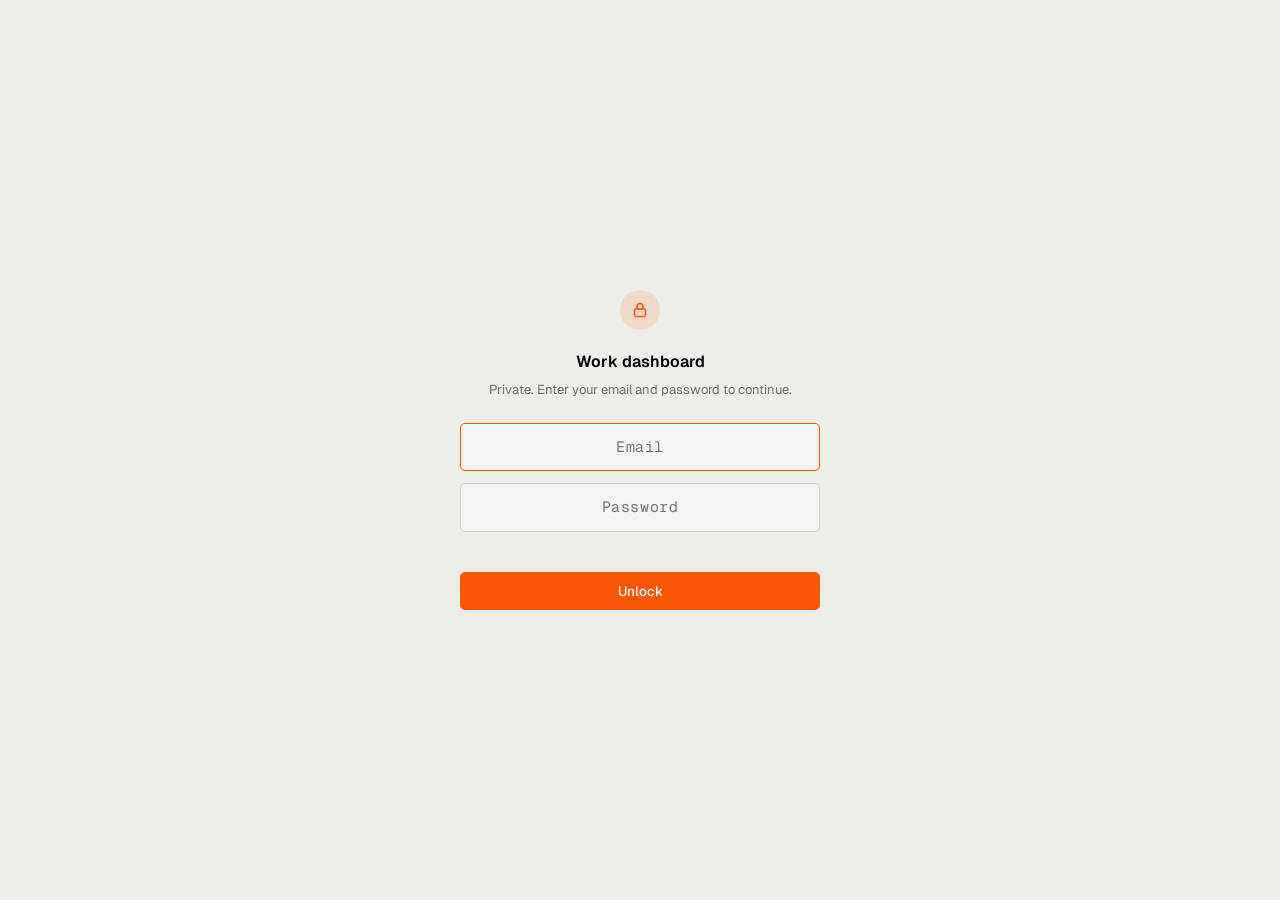
<file: admin.html>
<!doctype html>
<html lang="en">
<head>
<meta charset="utf-8">
<meta name="viewport" content="width=device-width, initial-scale=1">
<meta name="robots" content="noindex, nofollow">
<title>Work — Anmol Chandiok</title>
<link rel="preconnect" href="https://fonts.googleapis.com">
<link rel="preconnect" href="https://fonts.gstatic.com" crossorigin>
<link href="https://fonts.googleapis.com/css2?family=Geist:wght@400;500;600&family=Geist+Mono:wght@400;500&display=swap" rel="stylesheet">
<style>
  /* Same palette, type and accent as the live site, so moving between the
     two doesn't feel like moving between two different products. Light is
     the default; dark follows the system, exactly as index.html does. */
  :root{
    --bg:#EDEDEA; --panel:#F4F4F2; --panel-2:#E1E1DD; --sunk:#E4E4E0;
    --line:#D0D0CB; --line-hi:#B4B4AE;
    --text:#000000; --dim:#6E6E6A; --faint:#94948F;
    --accent:#FB5607; --accent-soft:rgba(251,86,7,.14);
    --live:#0E8A55; --warn:#9A6200; --bad:#C4342B;
    --r:5px;
    --mono:"Geist Mono",ui-monospace,SFMono-Regular,Menlo,monospace;
    --ease:cubic-bezier(.65,0,.35,1);
  }
  @media (prefers-color-scheme: dark){
    :root{
      --bg:#101010; --panel:#1B1B1A; --panel-2:#232322; --sunk:#0C0C0C;
      --line:#2B2B2A; --line-hi:#3C3C3A;
      --text:#F1F1EE; --dim:#9A9A95; --faint:#6E6E6A;
      --accent-soft:rgba(251,86,7,.16);
      --live:#3DDC97; --warn:#FFB454; --bad:#FF6B6B;
    }
  }
  *{box-sizing:border-box}
  html,body{height:100%}
  body{
    margin:0; background:var(--bg); color:var(--text);
    font:400 14px/1.5 Geist,ui-sans-serif,system-ui,-apple-system,sans-serif;
    -webkit-font-smoothing:antialiased;
  }
  button,input,select,textarea{font:inherit;color:inherit}
  button{cursor:pointer}
  a{color:var(--accent)}

  /* ---- shell ---- */
  .shell{display:flex;flex-direction:column;min-height:100vh}

  .top{
    display:flex;align-items:center;gap:14px;
    padding:12px 18px;border-bottom:1px solid var(--line);
    background:var(--panel);position:sticky;top:0;z-index:20;
  }
  .brand{display:flex;align-items:center;gap:9px;font-weight:600;letter-spacing:-.01em}
  .dot{width:8px;height:8px;border-radius:50%;background:var(--accent);flex:none}
  .brand small{color:var(--faint);font-weight:400;font-size:12px;margin-left:2px}
  .spacer{flex:1}

  .pill{
    display:flex;align-items:center;gap:8px;
    background:var(--panel-2);border:1px solid var(--line);border-radius:999px;
    padding:6px 13px;font-size:12.5px;color:var(--dim);
    font-family:var(--mono);
  }
  .pill:hover{border-color:var(--line-hi);color:var(--text)}
  .pill .led{width:7px;height:7px;border-radius:50%;background:var(--faint);flex:none}
  .pill.on .led{background:var(--live);box-shadow:0 0 0 3px rgba(61,220,151,.16)}

  /* ---- buttons ---- */
  .btn{
    border:1px solid var(--line-hi);background:var(--panel-2);color:var(--text);
    border-radius:5px;padding:8px 14px;font-size:13.5px;font-weight:500;
    transition:background .16s,border-color .16s,opacity .16s;
  }
  .btn:hover{background:color-mix(in srgb,var(--text) 8%,var(--panel-2));border-color:var(--line-hi)}
  .btn:disabled{opacity:.42;cursor:not-allowed}
  .btn.primary{background:var(--accent);border-color:var(--accent);color:#fff}
  .btn.primary:hover{background:#ff7a33;border-color:#ff7a33}
  .btn.ghost{background:transparent;border-color:var(--line)}
  .btn.danger{color:var(--bad);border-color:color-mix(in srgb,var(--bad) 35%,transparent);background:transparent}
  .btn.danger:hover{background:color-mix(in srgb,var(--bad) 14%,transparent);border-color:color-mix(in srgb,var(--bad) 55%,transparent)}
  .btn.sm{padding:6px 11px;font-size:12.5px}
  :focus-visible{outline:2px solid var(--accent);outline-offset:2px;border-radius:6px}

  /* ---- add bar ---- */
  .add{
    display:flex;gap:10px;padding:16px 18px;
    border-bottom:1px solid var(--line);background:var(--sunk);
  }
  .add input{
    flex:1;min-width:0;background:var(--panel);border:1px solid var(--line);
    border-radius:5px;padding:11px 14px;font-family:var(--mono);font-size:13px;
  }
  .add input:focus{border-color:var(--accent);outline:none}
  .add input::placeholder{color:var(--faint);font-family:Inter,sans-serif}

  /* ---- body ---- */
  .body{display:grid;grid-template-columns:minmax(300px,380px) 1fr;flex:1;min-height:0}

  .bin{border-right:1px solid var(--line);background:var(--panel);display:flex;flex-direction:column;min-height:0}
  .bin__head{
    display:flex;align-items:center;justify-content:space-between;
    padding:12px 16px;border-bottom:1px solid var(--line);
    font-size:11px;letter-spacing:.1em;text-transform:uppercase;color:var(--faint);font-weight:600;
  }
  .bin__list{overflow:auto;padding:8px;flex:1}

  .row{
    display:flex;align-items:center;gap:11px;padding:8px;border-radius:5px;
    border:1px solid transparent;cursor:pointer;transition:background .13s,border-color .13s;
  }
  .row:hover{background:var(--panel-2)}
  .row.sel{background:var(--accent-soft);border-color:rgba(251,86,7,.5)}
  .row.dragging{opacity:.35}
  .row.over{border-color:var(--accent)}
  .row__n{
    font-family:var(--mono);font-size:11px;color:var(--faint);width:20px;flex:none;
    text-align:right;font-variant-numeric:tabular-nums;
  }
  .row__thumb{
    width:62px;height:35px;flex:none;border-radius:5px;object-fit:cover;
    background:#000;border:1px solid var(--line);
  }
  .row[data-aspect="9:16"] .row__thumb{width:22px;height:35px}
  .row__txt{min-width:0;flex:1}
  .row__title{
    font-size:13px;font-weight:500;white-space:nowrap;overflow:hidden;text-overflow:ellipsis;
  }
  .row__meta{
    font-size:11px;color:var(--faint);white-space:nowrap;overflow:hidden;text-overflow:ellipsis;margin-top:2px;
  }
  .row__flags{display:flex;gap:4px;flex:none}
  .flag{
    font-size:9px;letter-spacing:.06em;font-weight:600;text-transform:uppercase;
    padding:2px 5px;border-radius:4px;
  }
  .flag.f{background:rgba(251,86,7,.22);color:#ffb27a}
  .flag.h{background:#26262e;color:var(--faint)}
  .flag.ig{background:rgba(225,48,108,.22);color:#ff8fb3;font-size:10px}
  .row__grip{color:#3a3a47;cursor:grab;flex:none;padding:2px}
  .row__grip:active{cursor:grabbing}
  .row__del{
    color:var(--faint);flex:none;padding:4px;border-radius:6px;
    opacity:0;transition:opacity .13s,background .13s,color .13s;
    display:grid;place-items:center;
  }
  .row:hover .row__del{opacity:1}
  .row__del:hover{background:color-mix(in srgb,var(--bad) 14%,transparent);color:var(--bad)}
  .row__del:focus-visible{opacity:1}

  /* ---- inspector ---- */
  .insp{overflow:auto;padding:24px;min-height:0}
  .insp__inner{max-width:640px;margin:0 auto}

  .empty{
    height:100%;display:grid;place-content:center;justify-items:center;gap:12px;
    text-align:center;color:var(--faint);padding:40px;
  }
  .empty h2{margin:0;font-size:16px;color:var(--dim);font-weight:600}
  .empty p{margin:0;font-size:13.5px;max-width:340px;line-height:1.6}

  .card{
    border-radius:8px;overflow:hidden;border:1px solid var(--line);background:#000;
    aspect-ratio:16/9;position:relative;margin-bottom:22px;
  }
  .card[data-aspect="9:16"]{aspect-ratio:9/16;max-width:280px}
  .card[data-aspect="1:1"]{aspect-ratio:1/1;max-width:420px}
  .card[data-aspect="4:5"]{aspect-ratio:4/5;max-width:340px}
  .card img,.card video,.card iframe{position:absolute;inset:0;width:100%;height:100%;object-fit:cover;border:0}
  .card__tag{
    position:absolute;left:10px;bottom:10px;z-index:2;
    font-family:var(--mono);font-size:10.5px;color:#fff;
    background:rgba(8,8,12,.7);padding:4px 7px;border-radius:5px;
    backdrop-filter:blur(6px);
  }

  .grid2{display:grid;grid-template-columns:1fr 1fr;gap:14px}
  .f{margin-bottom:14px}
  .f label{
    display:block;font-size:11px;letter-spacing:.07em;text-transform:uppercase;
    color:var(--faint);font-weight:600;margin-bottom:6px;
  }
  .f input,.f select,.f textarea{
    width:100%;background:var(--sunk);border:1px solid var(--line);border-radius:5px;
    padding:10px 12px;font-size:13.5px;
  }
  .f input:focus,.f select:focus,.f textarea:focus{border-color:var(--accent);outline:none}
  .f textarea{font-family:inherit;resize:vertical;line-height:1.5;min-height:64px}
  .f .hint{font-size:11.5px;color:var(--faint);margin-top:5px;line-height:1.5}
  .f .mono{font-family:var(--mono);font-size:12.5px}

  .switches{display:flex;gap:10px;margin:18px 0 22px}
  .sw{
    display:flex;align-items:center;gap:8px;padding:9px 13px;border-radius:5px;
    border:1px solid var(--line);background:var(--sunk);font-size:13px;color:var(--dim);
  }
  .sw input{accent-color:var(--accent);width:15px;height:15px}
  .sw:has(input:checked){border-color:var(--accent);color:var(--text);background:var(--accent-soft)}

  .sec{
    font-size:11px;letter-spacing:.1em;text-transform:uppercase;color:var(--faint);
    font-weight:600;margin:26px 0 14px;padding-top:20px;border-top:1px solid var(--line);
  }

  /* ---- footer ---- */
  .foot{
    display:flex;align-items:center;gap:10px;padding:12px 18px;
    border-top:1px solid var(--line);background:var(--panel);
    position:sticky;bottom:0;z-index:20;
  }
  .count{font-size:12.5px;color:var(--faint);font-family:var(--mono)}
  .dirty{
    display:none;align-items:center;gap:6px;font-size:12.5px;color:var(--warn);
  }
  .dirty.on{display:flex}
  .dirty .led{width:6px;height:6px;border-radius:50%;background:var(--warn)}

  /* ---- modal ---- */
  .modal{position:fixed;inset:0;z-index:60;display:none;align-items:center;justify-content:center;padding:20px}
  .modal.on{display:flex}
  .modal__scrim{position:absolute;inset:0;background:rgba(5,5,9,.72);backdrop-filter:blur(6px)}
  .modal__box{
    position:relative;width:min(520px,100%);max-height:90vh;overflow:auto;
    background:var(--panel);border:1px solid var(--line);border-radius:10px;padding:24px;
  }
  .modal__box.wide{width:min(760px,100%)}
  .content-group{
    font-size:11px;font-weight:700;letter-spacing:.08em;text-transform:uppercase;color:var(--accent);
    margin:22px 0 10px;padding-top:14px;border-top:1px solid var(--line);
  }
  .content-group:first-child{margin-top:0;padding-top:0;border-top:none}
  .modal__box h2{margin:0 0 6px;font-size:16px;font-weight:600}
  .modal__box>p{margin:0 0 20px;font-size:13px;color:var(--dim);line-height:1.6}

  .note{
    background:var(--sunk);border:1px solid var(--line);border-left:2px solid var(--accent);
    border-radius:0 5px 5px 0;padding:12px 14px;font-size:12.5px;color:var(--dim);line-height:1.6;
    margin:16px 0;
  }
  .note code{font-family:var(--mono);font-size:11.5px;color:#ffb27a}

  .status{font-size:12.5px;margin-top:14px;line-height:1.6;min-height:19px}
  .status.ok{color:var(--live)} .status.err{color:var(--bad)} .status.busy{color:var(--dim)}

  /* ---- toast ---- */
  .toast{
    position:fixed;left:50%;bottom:74px;transform:translate(-50%,14px);
    background:#1b1b23;border:1px solid var(--line-hi);border-radius:6px;
    padding:11px 16px;font-size:13px;z-index:80;
    opacity:0;pointer-events:none;transition:opacity .22s,transform .28s var(--ease);
    box-shadow:0 12px 40px rgba(0,0,0,.5);
  }
  .toast.on{opacity:1;transform:translate(-50%,0)}
  .toast.ok{border-color:rgba(61,220,151,.4)}
  .toast.err{border-color:rgba(255,107,107,.4)}

  @media(max-width:880px){
    .body{grid-template-columns:1fr}
    .bin{border-right:0;border-bottom:1px solid var(--line);max-height:38vh}
    .grid2{grid-template-columns:1fr}
    .brand small{display:none}
  }

  /* ---- lock screen ---- */
  .lock{
    position:fixed;inset:0;z-index:100;display:flex;align-items:center;justify-content:center;
    background:var(--bg);padding:20px;
  }
  .lock.off{display:none}
  .lock__box{width:min(360px,100%);text-align:center}
  .lock__dot{
    width:40px;height:40px;border-radius:50%;background:var(--accent-soft);
    display:grid;place-items:center;margin:0 auto 20px;color:var(--accent);
  }
  .lock__box h1{font-size:16px;font-weight:600;margin:0 0 6px}
  .lock__box p{font-size:13px;color:var(--dim);margin:0 0 22px;line-height:1.6}
  .lock__box input{
    width:100%;background:var(--panel);border:1px solid var(--line);border-radius:5px;
    padding:12px 14px;font-size:15px;text-align:center;letter-spacing:.04em;
    font-family:var(--mono);margin-bottom:12px;
  }
  .lock__box input:focus{border-color:var(--accent);outline:none}
  .lock__box.shake input{border-color:var(--bad);animation:lockshake .32s}
  @keyframes lockshake{
    0%,100%{transform:translateX(0)} 25%{transform:translateX(-6px)}
    75%{transform:translateX(6px)}
  }
  .lock__err{font-size:12.5px;color:var(--bad);min-height:18px;margin-bottom:10px}
  #app.hidden{display:none}

  /* ---- messages inbox ---- */
  .msg-item{
    border:1px solid var(--line);border-radius:6px;padding:12px 14px;margin-bottom:10px;
    background:var(--sunk);position:relative;
  }
  .msg-item.unread{border-left:2px solid var(--accent)}
  .msg-item__head{display:flex;align-items:baseline;gap:8px;flex-wrap:wrap;margin-bottom:6px}
  .msg-item__name{font-weight:600;font-size:13.5px}
  .msg-item__email{font-size:12px;color:var(--dim);font-family:var(--mono)}
  .msg-item__date{font-size:11px;color:var(--faint);margin-left:auto;font-family:var(--mono)}
  .msg-item__project{
    font-size:10.5px;text-transform:uppercase;letter-spacing:.06em;color:var(--accent);
    background:var(--accent-soft);padding:2px 7px;border-radius:5px;
  }
  .msg-item__body{font-size:13px;line-height:1.6;color:var(--text);white-space:pre-wrap}
  .msg-item__del{
    position:absolute;top:10px;right:10px;color:var(--faint);padding:4px;border-radius:6px;
    opacity:0;transition:opacity .13s,background .13s,color .13s;
  }
  .msg-item:hover .msg-item__del{opacity:1}
  .msg-item__del:hover{background:color-mix(in srgb,var(--bad) 14%,transparent);color:var(--bad)}
  .msg-empty{color:var(--faint);font-size:13px;padding:20px 0;text-align:center}
</style>
</head>
<body>

<div class="lock" id="lock">
  <div class="lock__box" id="lockBox">
    <div class="lock__dot">
      <svg width="18" height="18" viewBox="0 0 18 18" fill="none" stroke="currentColor" stroke-width="1.6">
        <rect x="3.5" y="8" width="11" height="7.5" rx="1.5"/>
        <path d="M6 8V5.5a3 3 0 0 1 6 0V8"/>
      </svg>
    </div>
    <h1>Work dashboard</h1>
    <p>Private. Enter your email and password to continue.</p>
    <input id="lockEmail" type="email" placeholder="Email" autocomplete="username" autofocus>
    <input id="lockPw" type="password" placeholder="Password" autocomplete="current-password">
    <div class="lock__err" id="lockErr"></div>
    <button class="btn primary" id="lockGo" style="width:100%">Unlock</button>
  </div>
</div>

<div id="app" class="hidden">
<div class="shell">

  <header class="top">
    <div class="brand"><span class="dot"></span> Work <small>/ anmol chandiok</small></div>
    <div class="spacer"></div>
    <button class="pill" id="connPill"><span class="led"></span><span id="connText">Not connected</span></button>
    <button class="btn ghost sm" id="contentBtn" title="Every piece of copy on the site">Content</button>
    <button class="btn ghost sm" id="linksBtn" title="Instagram, YouTube, LinkedIn, Behance">Links</button>
    <button class="btn ghost sm" id="resumeBtn" title="The downloadable CV linked in your contact footer">Resume</button>
    <button class="btn ghost sm" id="msgBtn" title="Where contact form messages go">Messages</button>
    <button class="btn ghost sm" id="pwBtn" title="Change the dashboard password">Password</button>
    <button class="btn primary" id="publishBtn" disabled>Publish to site</button>
  </header>

  <div class="add">
    <input id="urlIn" placeholder="Paste a YouTube, Instagram, or Behance link — and press Enter" autocomplete="off" spellcheck="false">
    <button class="btn" id="addBtn">Add</button>
  </div>

  <div class="body">

    <aside class="bin">
      <div class="bin__head">
        <span>Order on site</span>
        <span id="binCount">0</span>
      </div>
      <div class="bin__list" id="list"></div>
    </aside>

    <main class="insp" id="insp"></main>

  </div>

  <footer class="foot">
    <span class="count" id="foot">0 projects</span>
    <span class="dirty" id="dirty"><span class="led"></span> Unpublished changes</span>
    <div class="spacer"></div>
    <button class="btn ghost sm" id="dlBtn">Download videos.json</button>
    <button class="btn ghost sm" id="copyBtn">Copy JSON</button>
  </footer>

</div>

<!-- connect -->
<div class="modal" id="connModal">
  <div class="modal__scrim" data-x></div>
  <div class="modal__box">
    <h2>Connect to your repo</h2>
    <p>Publishing writes <code style="font-family:var(--mono)">data/videos.json</code> straight into your GitHub repo. Pages rebuilds and the site updates — usually within a minute.</p>

    <div class="grid2">
      <div class="f"><label>Owner</label><input id="cOwner" class="mono" placeholder="AnmolChandiok"></div>
      <div class="f"><label>Repo</label><input id="cRepo" class="mono" placeholder="portfolio-website-"></div>
      <div class="f"><label>Branch</label><input id="cBranch" class="mono" placeholder="main"></div>
      <div class="f"><label>File path</label><input id="cPath" class="mono" placeholder="data/videos.json"></div>
    </div>

    <div class="f">
      <label>Access token</label>
      <input id="cToken" class="mono" type="password" placeholder="github_pat_…" autocomplete="off">
      <div class="hint">Make a <strong>fine-grained</strong> token at github.com → Settings → Developer settings → Tokens. Give it access to this one repo only, with <code>Contents: Read and write</code>. Nothing else.</div>
    </div>

    <label class="sw" style="width:100%">
      <input type="checkbox" id="cRemember" checked> Keep the token on this device
    </label>

    <div class="note">
      The token lives in this browser only. It is never written into the repo, so it is safe to host <code>admin.html</code> on the public site — anyone can open the page, but without their own token they cannot change a thing.
    </div>

    <div style="display:flex;gap:10px;margin-top:6px">
      <button class="btn" id="testBtn">Test connection</button>
      <button class="btn" id="pullBtn">Pull from site</button>
      <div class="spacer"></div>
      <button class="btn primary" id="saveConn">Done</button>
    </div>

    <div class="status" id="connStatus"></div>
  </div>
</div>

<!-- change password -->
<div class="modal" id="pwModal">
  <div class="modal__scrim" data-x></div>
  <div class="modal__box">
    <h2>Change password</h2>
    <p>Saves straight into <code style="font-family:var(--mono)" id="pwFileLabel">admin.html</code> using the same connection as publishing. Live the moment it's pushed.</p>

    <div class="f"><label>Current password</label>
      <input id="pwCurrent" type="password" autocomplete="current-password"></div>

    <div class="f"><label>New password</label>
      <input id="pwNew" type="password" autocomplete="new-password"></div>

    <div class="f"><label>Confirm new password</label>
      <input id="pwConfirm" type="password" autocomplete="new-password"></div>

    <details style="margin:14px 0">
      <summary style="cursor:pointer;font-size:12.5px;color:var(--dim)">This dashboard's file path, if not admin.html</summary>
      <div class="f" style="margin-top:10px">
        <input id="pwPath" class="mono" placeholder="admin.html">
        <div class="hint">Only change this if you renamed the dashboard file or moved it into a folder.</div>
      </div>
    </details>

    <div class="note">
      Needs the same repo connection as publishing — token, owner, and repo already saved. If that's not set up yet, do it from the connection pill first.
    </div>

    <div style="display:flex;gap:10px;margin-top:6px">
      <div class="spacer"></div>
      <button class="btn primary" id="pwSave">Save new password</button>
    </div>

    <div class="status" id="pwStatus"></div>
  </div>
</div>

<!-- messages -->
<div class="modal" id="msgModal">
  <div class="modal__scrim" data-x></div>
  <div class="modal__box" style="max-width:640px">
    <h2>Messages</h2>
    <p>Enquiries from your contact form — stored in <code style="font-family:var(--mono)">data/messages.json</code>
      in this repo. Nothing third-party, nothing external.</p>

    <div id="msgList" style="margin-top:16px"></div>

    <div class="note" id="msgSetupNote" style="margin-top:16px">
      Not receiving anything yet? The form needs a one-time Worker deploy — see
      <code style="font-family:var(--mono)">cloudflare-worker.js</code> in the repo root for the 5-minute setup,
      then paste its URL into <code style="font-family:var(--mono)">CONTACT_FORM_ENDPOINT</code> in
      <code style="font-family:var(--mono)">js/config.js</code>.
    </div>

    <div style="display:flex;gap:10px;margin-top:18px">
      <button class="btn" id="msgRefresh">Refresh</button>
      <div class="spacer"></div>
      <button class="btn primary" id="msgClose">Close</button>
    </div>

    <div class="status" id="msgStatus"></div>
  </div>
</div>

<!-- social links -->
<div class="modal" id="linksModal">
  <div class="modal__scrim" data-x></div>
  <div class="modal__box">
    <h2>Social links</h2>
    <p>Publishes to <code style="font-family:var(--mono)">data/social.json</code> — the icons in your site’s
      footer read this. Leave any of these blank and that icon just hides itself rather than sitting there as a dead link.</p>

    <div class="f"><label>Instagram</label>
      <input id="linkInstagram" class="mono" placeholder="https://instagram.com/yourhandle"></div>
    <div class="f"><label>YouTube</label>
      <input id="linkYoutube" class="mono" placeholder="https://youtube.com/@yourhandle"></div>
    <div class="f"><label>LinkedIn</label>
      <input id="linkLinkedin" class="mono" placeholder="https://linkedin.com/in/yourname"></div>
    <div class="f"><label>Behance</label>
      <input id="linkBehance" class="mono" placeholder="https://behance.net/yourname"></div>

    <div style="display:flex;gap:10px;margin-top:6px">
      <button class="btn" id="linksPull">Pull current</button>
      <div class="spacer"></div>
      <button class="btn primary" id="linksSave">Publish links</button>
    </div>

    <div class="status" id="linksStatus"></div>
  </div>
</div>

<!-- resume / CV -->
<div class="modal" id="resumeModal">
  <div class="modal__scrim" data-x></div>
  <div class="modal__box">
    <h2>Resume / CV</h2>
    <p>Adds a "Download CV" link to the contact footer, beside your email and phone — the row only
      appears once something is published here. Publishing uploads the file straight into
      <code style="font-family:var(--mono)">media/</code> in your repo — no third-party file host.</p>

    <div style="border:1px solid var(--line);border-radius:8px;padding:14px;background:var(--sunk);margin-bottom:14px">
      <div id="resumeCurrent" style="display:none;align-items:center;gap:10px">
        <i class="fa-regular fa-file-pdf" style="font-size:20px;color:var(--accent)"></i>
        <a id="resumeCurrentLink" href="#" target="_blank" rel="noopener" class="mono" style="font-size:12.5px;word-break:break-all"></a>
      </div>
      <div id="resumeEmpty" style="text-align:center;color:var(--faint);font-size:12.5px">
        No CV published yet.
      </div>
    </div>

    <div class="f"><label>Choose a PDF</label>
      <input type="file" id="resumeFile" accept="application/pdf"></div>
    <div class="hint">PDF only — it's the one format browsers can show inline for the "View CV" button
      as well as download. A couple MB is plenty.</div>

    <div style="display:flex;gap:10px;margin-top:14px">
      <button class="btn danger sm" id="resumeRemove">Remove CV</button>
      <div class="spacer"></div>
      <button class="btn primary" id="resumeSave">Publish CV</button>
    </div>

    <div class="status" id="resumeStatus"></div>
  </div>
</div>

<!-- site content -->
<div class="modal" id="contentModal">
  <div class="modal__scrim" data-x></div>
  <div class="modal__box wide">
    <h2>Site content</h2>
    <p>Every piece of copy on the live site, in the order you meet it scrolling down. Publishes to
      <code style="font-family:var(--mono)">data/content.json</code>. Leave a field empty and the page
      falls back to its built-in wording for that one line.</p>

    <div id="contentFields"></div>

    <div style="display:flex;gap:10px;margin-top:18px;position:sticky;bottom:-24px;background:var(--panel);padding:14px 0 2px">
      <button class="btn" id="contentPull">Pull current</button>
      <div class="spacer"></div>
      <button class="btn primary" id="contentSave">Publish content</button>
    </div>

    <div class="status" id="contentStatus"></div>
  </div>
</div>

<div class="toast" id="toast"></div>

</div><!-- /#app -->

<script>
(function () {
  'use strict';

  /* ---------- lock screen -------------------------------------------------
     Change the password: run this in any browser console, then replace
     PW_HASH below with what it prints.

       crypto.subtle.digest('SHA-256', new TextEncoder().encode('yourNewPassword'))
         .then(b => console.log([...new Uint8Array(b)].map(x => x.toString(16).padStart(2,'0')).join('')))

     This hash ships with the public site, so anyone can read it and test
     guesses against it offline. Treat the lock as a deterrent, not a
     wall: publishing anything still needs a GitHub token, and that never
     leaves this browser.

     This asks for the password on EVERY page load, on purpose — no "stay
     unlocked" behaviour, so closing the tab always means entering it again
     next time, regardless of what your browser does with tab restores.
  ------------------------------------------------------------------------- */

  var PW_HASH = '831f183e4d71551e5d3fbfd822c61a90703239fceaa6b212bb3db46e541b5f0f';
  var LOGIN_EMAIL = 'anmol.chandiok9@gmail.com';

  async function sha256Hex(str) {
    var buf = await crypto.subtle.digest('SHA-256', new TextEncoder().encode(str));
    return Array.prototype.map.call(new Uint8Array(buf), function (b) {
      return b.toString(16).padStart(2, '0');
    }).join('');
  }

  function showApp() {
    document.getElementById('lock').classList.add('off');
    document.getElementById('app').classList.remove('hidden');
  }

  async function tryUnlock() {
    var emailInput = document.getElementById('lockEmail');
    var pwInput = document.getElementById('lockPw');
    var err = document.getElementById('lockErr');
    var box = document.getElementById('lockBox');
    var email = emailInput.value.trim().toLowerCase();
    var pw = pwInput.value;

    if (!email) { emailInput.focus(); return; }
    if (!pw) { pwInput.focus(); return; }

    var hash = await sha256Hex(pw);
    if (email === LOGIN_EMAIL.toLowerCase() && hash === PW_HASH) {
      showApp();
    } else {
      err.textContent = 'Wrong email or password.';
      box.classList.remove('shake'); void box.offsetWidth; box.classList.add('shake');
      pwInput.value = '';
      pwInput.focus();
    }
  }

  document.getElementById('lockGo').addEventListener('click', tryUnlock);
  document.getElementById('lockEmail').addEventListener('keydown', function (e) {
    if (e.key === 'Enter') tryUnlock();
  });
  document.getElementById('lockPw').addEventListener('keydown', function (e) {
    if (e.key === 'Enter') tryUnlock();
  });

  /* ---------- everything below only matters once unlocked ---------------- */

  /* ---------- tiny helpers ---------------------------------------------- */

  var $ = function (s) { return document.querySelector(s); };
  var mem = {};
  var store = {
    get: function (k) { try { return localStorage.getItem(k); } catch (e) { return mem[k] || null; } },
    set: function (k, v) { try { localStorage.setItem(k, v); } catch (e) { mem[k] = v; } },
    del: function (k) { try { localStorage.removeItem(k); } catch (e) { delete mem[k]; } }
  };

  function toast(msg, kind) {
    var t = $('#toast');
    t.textContent = msg;
    t.className = 'toast on ' + (kind || '');
    clearTimeout(toast._t);
    toast._t = setTimeout(function () { t.className = 'toast ' + (kind || ''); }, 2600);
  }

  function esc(s) {
    return String(s == null ? '' : s).replace(/[&<>"']/g, function (c) {
      return { '&': '&amp;', '<': '&lt;', '>': '&gt;', '"': '&quot;', "'": '&#39;' }[c];
    });
  }

  function b64enc(str) {
    var bytes = new TextEncoder().encode(str), bin = '';
    for (var i = 0; i < bytes.length; i++) bin += String.fromCharCode(bytes[i]);
    return btoa(bin);
  }
  function b64dec(s) {
    var bin = atob(String(s).replace(/\s/g, ''));
    var bytes = new Uint8Array(bin.length);
    for (var i = 0; i < bin.length; i++) bytes[i] = bin.charCodeAt(i);
    return new TextDecoder().decode(bytes);
  }

  /* ---------- YouTube ---------------------------------------------------- */

  var RE = /(?:youtu\.be\/|youtube\.com\/(?:watch\?(?:.*&)?v=|embed\/|shorts\/|live\/|v\/))([A-Za-z0-9_-]{11})/;

  function parseYT(input) {
    var s = String(input || '').trim();
    var m = s.match(RE);
    if (m) return { id: m[1], vertical: /\/shorts\//.test(s) };
    if (/^[A-Za-z0-9_-]{11}$/.test(s)) return { id: s, vertical: false };
    return null;
  }

  /* ---------- Instagram / Behance ----------------------------------------
     These aren't embeddable video players the way YouTube is — Instagram
     has no public autoplay embed, and Behance shows case studies, not
     video. Both get added as "external" cards: they show a thumbnail you
     provide, and clicking one opens the piece on Instagram or Behance
     itself, in a new tab, instead of playing inline. */

  var RE_INSTAGRAM = /instagram\.com\/(?:reel|p|tv)\/([A-Za-z0-9_-]+)/;
  var RE_BEHANCE = /behance\.net\/gallery\/(\d+)/;

  function parseExternal(input) {
    var s = String(input || '').trim();
    if (!/^https?:\/\//i.test(s)) return null;

    var ig = s.match(RE_INSTAGRAM);
    if (ig) return { kind: 'instagram', url: s, vertical: true, slug: ig[1] };

    if (/instagram\.com\//i.test(s)) return { kind: 'instagram', url: s, vertical: true, slug: '' };

    var be = s.match(RE_BEHANCE);
    if (be || /behance\.net\//i.test(s)) return { kind: 'behance', url: s, vertical: false, slug: be ? be[1] : '' };

    return null;
  }

  function thumb(v) {
    if (v.type === 'external') return v.poster || '';
    return v.poster || ('https://i.ytimg.com/vi/' + v.id + '/hqdefault.jpg');
  }

  async function oembed(id) {
    try {
      var u = 'https://www.youtube.com/oembed?url=' +
              encodeURIComponent('https://www.youtube.com/watch?v=' + id) + '&format=json';
      var r = await fetch(u);
      if (!r.ok) return null;
      return await r.json();
    } catch (e) { return null; }
  }

  /* ---------- state ------------------------------------------------------ */

  var items = [];
  var sel = -1;
  var published = '';   // last known JSON on the server, for the dirty flag

  var cfg = {
    owner:  store.get('pw.owner')  || '',
    repo:   store.get('pw.repo')   || '',
    branch: store.get('pw.branch') || 'main',
    path:   store.get('pw.path')   || 'data/videos.json',
    token:  store.get('pw.token')  || ''
  };

  function blank(id, vertical) {
    return {
      type: 'youtube',
      id: id, title: '', client: '', category: '', year: String(new Date().getFullYear()),
      description: '', instagramUrl: '', projectFile: '',
      aspect: vertical ? '9:16' : '16:9', duration: '', poster: '', preview: '',
      previewMode: 'youtube', start: 0, featured: false, hidden: false
    };
  }

  function blankExternal(ext) {
    return {
      type: 'external',
      externalKind: ext.kind,      // 'instagram' | 'behance'
      externalUrl: ext.url,
      id: ext.kind + '-' + (ext.slug || Date.now().toString(36)),
      title: '', client: '', category: '', year: String(new Date().getFullYear()),
      description: '',
      aspect: ext.vertical ? '9:16' : '16:9', duration: '', poster: '',
      featured: false, hidden: false
    };
  }

  function payload() {
    return JSON.stringify({ updated: new Date().toISOString(), videos: items }, null, 2);
  }

  /* Compare on the videos only — the timestamp always differs. */
  function fingerprint(json) {
    try { return JSON.stringify((JSON.parse(json) || {}).videos || []); }
    catch (e) { return ''; }
  }

  function isDirty() {
    return fingerprint(payload()) !== fingerprint(published);
  }

  /* ---------- render: the bin ------------------------------------------- */

  function renderList() {
    var list = $('#list');
    $('#binCount').textContent = items.length;
    $('#foot').textContent = items.length + (items.length === 1 ? ' project' : ' projects');
    $('#dirty').classList.toggle('on', isDirty());
    $('#publishBtn').disabled = !(cfg.token && cfg.owner && cfg.repo);

    if (!items.length) {
      list.innerHTML = '<p style="padding:22px 12px;color:var(--faint);font-size:13px;line-height:1.6">' +
        'Nothing here yet. Paste a YouTube link above to add your first piece.</p>';
      return;
    }

    list.innerHTML = items.map(function (v, i) {
      var n = String(i + 1).padStart(2, '0');
      var meta = [v.client, v.category, v.year].filter(Boolean).join(' · ') || v.id;
      return '' +
      '<div class="row' + (i === sel ? ' sel' : '') + '" data-i="' + i + '" data-aspect="' + esc(v.aspect) + '" draggable="true">' +
        '<span class="row__n">' + n + '</span>' +
        '<img class="row__thumb" src="' + esc(thumb(v)) + '" alt="">' +
        '<span class="row__txt">' +
          '<span class="row__title">' + esc(v.title || 'Untitled') + '</span>' +
          '<span class="row__meta">' + esc(meta) + '</span>' +
        '</span>' +
        '<span class="row__flags">' +
          (v.featured ? '<span class="flag f">Feat</span>' : '') +
          (v.hidden ? '<span class="flag h">Hidden</span>' : '') +
          (v.instagramUrl ? '<span class="flag ig" title="Also on Instagram">IG</span>' : '') +
        '</span>' +
        '<span class="row__grip" title="Drag to reorder">⣿</span>' +
      '</div>';
    }).join('');
  }

  /* ---------- render: the inspector ------------------------------------- */

  function renderInsp() {
    var host = $('#insp');

    if (sel < 0 || !items[sel]) {
      host.innerHTML =
        '<div class="empty">' +
          '<h2>Pick a project</h2>' +
          '<p>Select something on the left to edit it, or paste a YouTube link up top to add a new one. The order in that list is the order on your site.</p>' +
        '</div>';
      return;
    }

    var v = items[sel];
    if (v.type === 'external') { renderInspExternal(v); return; }

    var cats = siteCategories();

    host.innerHTML =
    '<div class="insp__inner">' +

      '<div class="card" data-aspect="' + esc(v.aspect) + '" id="cardPrev">' +
        '<img src="' + esc(v.poster || ('https://i.ytimg.com/vi/' + v.id + '/maxresdefault.jpg')) + '" alt="" ' +
             'onerror="this.src=\'https://i.ytimg.com/vi/' + esc(v.id) + '/hqdefault.jpg\'">' +
        '<span class="card__tag">' + esc(v.id) + ' · ' + esc(v.aspect) + '</span>' +
      '</div>' +

      '<div class="f"><label>Title</label>' +
        '<input data-k="title" value="' + esc(v.title) + '" placeholder="What is this piece called?"></div>' +

      '<div class="f"><label>Description</label>' +
        '<textarea data-k="description" rows="3" placeholder="A sentence or two about this project — shows under the video when someone plays it.">' + esc(v.description || '') + '</textarea></div>' +

      '<div class="grid2">' +
        '<div class="f"><label>Client</label>' +
          '<input data-k="client" value="' + esc(v.client) + '" placeholder="Square Foot Story"></div>' +
        '<div class="f"><label>Category</label>' +
          '<input data-k="category" list="cats" value="' + esc(v.category) + '" placeholder="Motion Design">' +
          '<datalist id="cats">' + cats.map(function (c) { return '<option value="' + c + '">'; }).join('') + '</datalist>' +
        '</div>' +
        '<div class="f"><label>Year</label>' +
          '<input data-k="year" class="mono" value="' + esc(v.year) + '" placeholder="2026"></div>' +
        '<div class="f"><label>Duration</label>' +
          '<input data-k="duration" class="mono" value="' + esc(v.duration) + '" placeholder="1:24">' +
          '<div class="hint">Shows as a badge on the thumbnail. Leave empty to hide it.</div></div>' +
      '</div>' +

      '<div class="f"><label>Shape</label>' +
        '<select data-k="aspect">' +
          ['16:9', '9:16', '1:1', '4:5'].map(function (a) {
            return '<option value="' + a + '"' + (v.aspect === a ? ' selected' : '') + '>' + a +
                   (a === '16:9' ? ' — landscape' : a === '9:16' ? ' — Reel / Short' : '') + '</option>';
          }).join('') +
        '</select></div>' +

      '<div class="sec">Preview — what plays in the small screen</div>' +

      '<div class="f"><label>Source</label>' +
        '<select data-k="previewMode">' +
          '<option value="none"' + (v.previewMode === 'none' ? ' selected' : '') + '>Still thumbnail — no motion</option>' +
          '<option value="clip"' + (v.previewMode === 'clip' ? ' selected' : '') + '>Silent clip you host — best quality</option>' +
          '<option value="youtube"' + (v.previewMode === 'youtube' ? ' selected' : '') + '>Muted YouTube loop — zero extra files</option>' +
        '</select>' +
        '<div class="hint" id="pvHint"></div></div>' +

      (v.previewMode === 'clip' ?
        '<div class="f"><label>Clip URL</label>' +
          '<input data-k="preview" class="mono" value="' + esc(v.preview) + '" placeholder="assets/previews/' + esc(v.id) + '.mp4">' +
          '<div class="hint">Export 4–6 seconds, muted, 640px wide, H.264, under 1 MB. Drop it in <code style="font-family:var(--mono)">assets/previews/</code> and put the path here.</div></div>'
        : '') +

      (v.previewMode === 'youtube' ?
        '<div class="f"><label>Start at (seconds)</label>' +
          '<input data-k="start" class="mono" type="number" min="0" value="' + (v.start || 0) + '">' +
          '<div class="hint">Skip the slate. The loop starts here.</div></div>'
        : '') +

      '<div class="f"><label>Poster override</label>' +
        '<input data-k="poster" class="mono" value="' + esc(v.poster) + '" placeholder="leave empty to use the YouTube thumbnail">' +
        '<div class="hint">Worth setting for vertical pieces — YouTube only ever gives you a 16:9 thumbnail, so a Short ends up letterboxed.</div></div>' +

      '<div class="f"><label>Also on Instagram (optional)</label>' +
        '<input data-k="instagramUrl" class="mono" value="' + esc(v.instagramUrl || '') + '" placeholder="https://instagram.com/reel/...">' +
        '<div class="hint">Instagram doesn’t allow embedding a reel that plays in place like YouTube does — this just adds a link next to the player so people can open it there too.</div></div>' +

      '<div class="f"><label>Project file (optional)</label>' +
        '<input data-k="projectFile" class="mono" value="' + esc(v.projectFile || '') + '" placeholder="https://drive.google.com/...">' +
        '<div class="hint">A Google Drive link to the raw project — brief, footage, source files. Adds a small badge on the thumbnail and a download link next to the player. Set the Drive link to "Anyone with the link can view" or it’ll be blocked for visitors.</div></div>' +

      '<div class="switches">' +
        '<label class="sw"><input type="checkbox" data-k="featured"' + (v.featured ? ' checked' : '') + '> Featured</label>' +
        '<label class="sw"><input type="checkbox" data-k="hidden"' + (v.hidden ? ' checked' : '') + '> Hide from site</label>' +
      '</div>' +

      '<div style="display:flex;gap:10px;padding-top:18px;border-top:1px solid var(--line)">' +
        '<a class="btn ghost sm" href="https://www.youtube.com/watch?v=' + esc(v.id) + '" target="_blank" rel="noopener">Open on YouTube ↗</a>' +
        '<div class="spacer" style="flex:1"></div>' +
        '<button class="btn danger sm" id="delBtn">Remove</button>' +
      '</div>' +

    '</div>';

    var hints = {
      none:    'The thumbnail nudges in on hover. Lightest option, works everywhere.',
      clip:    'A short silent loop plays on hover, or when the card scrolls into view on a phone. This is the one that looks expensive.',
      youtube: 'The YouTube player runs muted behind the card. No files to make, but it is heavier and only starts once YouTube responds.'
    };
    var h = $('#pvHint');
    if (h) h.textContent = hints[v.previewMode] || hints.none;

    // live-bind every field
    host.querySelectorAll('[data-k]').forEach(function (input) {
      var k = input.dataset.k;
      var ev = input.type === 'checkbox' || input.tagName === 'SELECT' ? 'change' : 'input';
      input.addEventListener(ev, function () {
        var val = input.type === 'checkbox' ? input.checked
                : input.type === 'number'   ? (parseInt(input.value, 10) || 0)
                : input.value;
        items[sel][k] = val;

        if (k === 'previewMode' || k === 'aspect' || k === 'poster') renderInsp();
        renderList();
      });
    });

    var del = $('#delBtn');
    if (del) del.addEventListener('click', function () {
      items.splice(sel, 1);
      sel = Math.min(sel, items.length - 1);
      renderList(); renderInsp();
      toast('Removed. Publish to make it stick.');
    });
  }

  function renderInspExternal(v) {
    var host = $('#insp');
    var cats = siteCategories();
    var kindLabel = v.externalKind === 'instagram' ? 'Instagram' : 'Behance';

    host.innerHTML =
    '<div class="insp__inner">' +

      '<div class="card" data-aspect="' + esc(v.aspect) + '" id="cardPrev" style="background:var(--sunk)">' +
        (v.poster
          ? '<img src="' + esc(v.poster) + '" alt="">'
          : '<div style="height:100%;display:grid;place-items:center;color:var(--faint);font-size:12.5px;padding:20px;text-align:center">No thumbnail yet — add a poster URL below</div>') +
        '<span class="card__tag">' + kindLabel + '</span>' +
      '</div>' +

      '<div class="note" style="margin:14px 0">' +
        kindLabel + ' doesn’t allow embedding that plays in place, so this card opens ' + kindLabel +
        ' itself in a new tab when clicked, instead of playing inline like your YouTube pieces.' +
      '</div>' +

      '<div class="f"><label>Title</label>' +
        '<input data-k="title" value="' + esc(v.title) + '" placeholder="What is this piece called?"></div>' +

      '<div class="f"><label>Description</label>' +
        '<textarea data-k="description" rows="3" placeholder="A sentence or two about this project.">' + esc(v.description || '') + '</textarea></div>' +

      '<div class="grid2">' +
        '<div class="f"><label>Client</label>' +
          '<input data-k="client" value="' + esc(v.client) + '" placeholder="Square Foot Story"></div>' +
        '<div class="f"><label>Category</label>' +
          '<input data-k="category" list="cats" value="' + esc(v.category) + '" placeholder="Motion Design">' +
          '<datalist id="cats">' + cats.map(function (c) { return '<option value="' + c + '">'; }).join('') + '</datalist>' +
        '</div>' +
        '<div class="f"><label>Year</label>' +
          '<input data-k="year" class="mono" value="' + esc(v.year) + '" placeholder="2026"></div>' +
        '<div class="f"><label>Duration</label>' +
          '<input data-k="duration" class="mono" value="' + esc(v.duration) + '" placeholder="1:24"></div>' +
      '</div>' +

      '<div class="f"><label>Shape</label>' +
        '<select data-k="aspect">' +
          ['16:9', '9:16', '1:1', '4:5'].map(function (a) {
            return '<option value="' + a + '"' + (v.aspect === a ? ' selected' : '') + '>' + a + '</option>';
          }).join('') +
        '</select></div>' +

      '<div class="f"><label>Thumbnail (required — ' + kindLabel + ' won’t give us one automatically)</label>' +
        '<input data-k="poster" class="mono" value="' + esc(v.poster || '') + '" placeholder="assets/posters/' + esc(v.id) + '.jpg">' +
        '<div class="hint">Screenshot the post and drop the image in your repo, then paste its path here.</div></div>' +

      '<div class="switches">' +
        '<label class="sw"><input type="checkbox" data-k="featured"' + (v.featured ? ' checked' : '') + '> Featured</label>' +
        '<label class="sw"><input type="checkbox" data-k="hidden"' + (v.hidden ? ' checked' : '') + '> Hide from site</label>' +
      '</div>' +

      '<div style="display:flex;gap:10px;padding-top:18px;border-top:1px solid var(--line)">' +
        '<a class="btn ghost sm" href="' + esc(v.externalUrl) + '" target="_blank" rel="noopener">Open on ' + kindLabel + ' ↗</a>' +
        '<div class="spacer" style="flex:1"></div>' +
        '<button class="btn danger sm" id="delBtn">Remove</button>' +
      '</div>' +

    '</div>';

    host.querySelectorAll('[data-k]').forEach(function (input) {
      var k = input.dataset.k;
      var ev = input.type === 'checkbox' || input.tagName === 'SELECT' ? 'change' : 'input';
      input.addEventListener(ev, function () {
        var val = input.type === 'checkbox' ? input.checked : input.value;
        items[sel][k] = val;
        if (k === 'aspect' || k === 'poster') renderInsp();
        renderList();
      });
    });

    var del = $('#delBtn');
    if (del) del.addEventListener('click', function () {
      items.splice(sel, 1);
      sel = Math.min(sel, items.length - 1);
      renderList(); renderInsp();
      toast('Removed. Publish to make it stick.');
    });
  }

  /* ---------- add -------------------------------------------------------- */

  async function add() {
    var input = $('#urlIn');
    var raw = input.value;
    var p = parseYT(raw);

    if (p) {
      if (items.some(function (v) { return v.id === p.id; })) {
        toast('Already in the list.', 'err');
        sel = items.findIndex(function (v) { return v.id === p.id; });
        renderList(); renderInsp();
        return;
      }

      var v = blank(p.id, p.vertical);
      items.unshift(v);
      sel = 0;
      input.value = '';
      renderList(); renderInsp();

      var meta = await oembed(p.id);
      if (meta && items[0] && items[0].id === p.id) {
        if (!v.title)  v.title  = meta.title || '';
        if (!v.client) v.client = meta.author_name || '';
        renderList(); renderInsp();
        toast('Added — title pulled from YouTube.', 'ok');
      } else {
        toast('Added. Give it a title.', 'ok');
      }
      return;
    }

    var ext = parseExternal(raw);
    if (ext) {
      if (items.some(function (v) { return v.externalUrl === ext.url; })) {
        toast('Already in the list.', 'err');
        sel = items.findIndex(function (v) { return v.externalUrl === ext.url; });
        renderList(); renderInsp();
        return;
      }

      var ev = blankExternal(ext);
      items.unshift(ev);
      sel = 0;
      input.value = '';
      renderList(); renderInsp();
      toast('Added from ' + (ext.kind === 'instagram' ? 'Instagram' : 'Behance') + ' — add a title and thumbnail.', 'ok');
      return;
    }

    toast('That’s not a link I recognise — paste a YouTube, Instagram, or Behance URL.', 'err');
    input.focus();
  }

  /* ---------- drag to reorder ------------------------------------------- */

  var dragFrom = -1;

  $('#list').addEventListener('dragstart', function (e) {
    var row = e.target.closest('.row'); if (!row) return;
    dragFrom = +row.dataset.i;
    row.classList.add('dragging');
    e.dataTransfer.effectAllowed = 'move';
    try { e.dataTransfer.setData('text/plain', String(dragFrom)); } catch (x) {}
  });

  $('#list').addEventListener('dragover', function (e) {
    e.preventDefault();
    e.dataTransfer.dropEffect = 'move';
    var row = e.target.closest('.row');
    $('#list').querySelectorAll('.row').forEach(function (r) { r.classList.toggle('over', r === row); });
  });

  $('#list').addEventListener('dragleave', function (e) {
    var row = e.target.closest('.row');
    if (row) row.classList.remove('over');
  });

  $('#list').addEventListener('drop', function (e) {
    e.preventDefault();
    var row = e.target.closest('.row');
    if (!row || dragFrom < 0) return;
    var to = +row.dataset.i;
    if (to !== dragFrom) {
      var moved = items.splice(dragFrom, 1)[0];
      items.splice(to, 0, moved);
      sel = to;
    }
    dragFrom = -1;
    renderList(); renderInsp();
  });

  $('#list').addEventListener('dragend', function () {
    dragFrom = -1;
    $('#list').querySelectorAll('.row').forEach(function (r) {
      r.classList.remove('dragging', 'over');
    });
  });

  $('#list').addEventListener('click', function (e) {
    var row = e.target.closest('.row'); if (!row) return;
    sel = +row.dataset.i;
    renderList(); renderInsp();
  });

  /* ---------- GitHub ----------------------------------------------------- */

  function gh(path, opts) {
    opts = opts || {};
    return fetch('https://api.github.com' + path, {
      method: opts.method || 'GET',
      headers: {
        'Accept': 'application/vnd.github+json',
        'X-GitHub-Api-Version': '2022-11-28',
        'Authorization': 'Bearer ' + cfg.token,
        'Content-Type': 'application/json'
      },
      body: opts.body
    });
  }

  function filePath(path) {
    return '/repos/' + cfg.owner + '/' + cfg.repo + '/contents/' +
           (path || cfg.path).split('/').map(encodeURIComponent).join('/');
  }

  function ghError(res) {
    if (res.status === 401) return 'Token rejected. It is wrong or it has expired.';
    if (res.status === 403) return 'Token has no write access to this repo. It needs Contents: Read and write.';
    if (res.status === 404) return 'Cannot see ' + cfg.owner + '/' + cfg.repo + ' on branch ' + cfg.branch + '. Check the names, and that the token covers this repo.';
    if (res.status === 409) return 'The file changed on GitHub since you last pulled. Pull from site, then publish again.';
    if (res.status === 422) return 'GitHub rejected the write. Usually the branch name is wrong.';
    return 'GitHub said ' + res.status + '.';
  }

  async function getRemote(path) {
    var res = await gh(filePath(path) + '?ref=' + encodeURIComponent(cfg.branch) + '&t=' + Date.now());
    if (res.status === 404) return { sha: null, text: null };
    if (!res.ok) throw new Error(ghError(res));
    var j = await res.json();
    return { sha: j.sha, text: b64dec(j.content) };
  }

  async function publish() {
    var btn = $('#publishBtn');
    btn.disabled = true;
    var label = btn.textContent;
    btn.textContent = 'Publishing…';

    try {
      var remote = await getRemote();
      var body = {
        message: 'Update work — ' + items.length + (items.length === 1 ? ' project' : ' projects'),
        content: b64enc(payload()),
        branch: cfg.branch
      };
      if (remote.sha) body.sha = remote.sha;

      var res = await gh(filePath(), { method: 'PUT', body: JSON.stringify(body) });
      if (!res.ok) throw new Error(ghError(res));

      published = payload();
      renderList();
      toast('Published. The site updates in about a minute.', 'ok');
    } catch (err) {
      toast(err.message || 'Publish failed.', 'err');
    } finally {
      btn.textContent = label;
      btn.disabled = false;
    }
  }

  async function pull() {
    var s = $('#connStatus');
    s.className = 'status busy';
    s.textContent = 'Reading ' + cfg.path + '…';

    try {
      var remote = await getRemote();
      if (remote.text === null) {
        s.className = 'status';
        s.textContent = cfg.path + ' does not exist yet. Publishing will create it.';
        published = '';
        renderList();
        return;
      }
      var parsed = JSON.parse(remote.text);
      items = Array.isArray(parsed) ? parsed : (parsed.videos || []);
      items = items.map(function (v) { return Object.assign(blank(v.id, false), v); });
      published = remote.text;
      sel = items.length ? 0 : -1;
      renderList(); renderInsp();
      s.className = 'status ok';
      s.textContent = 'Pulled ' + items.length + ' project' + (items.length === 1 ? '' : 's') + ' from the site.';
    } catch (err) {
      s.className = 'status err';
      s.textContent = err.message || 'Could not read the file.';
    }
  }

  async function test() {
    readConn();
    var s = $('#connStatus');

    if (!cfg.token || !cfg.owner || !cfg.repo) {
      s.className = 'status err';
      s.textContent = 'Owner, repo and token are all required.';
      return;
    }

    s.className = 'status busy';
    s.textContent = 'Checking…';

    try {
      var res = await gh('/repos/' + cfg.owner + '/' + cfg.repo);
      if (!res.ok) throw new Error(ghError(res));
      var repo = await res.json();
      if (!repo.permissions || !repo.permissions.push) {
        throw new Error('Token can read this repo but not write to it. It needs Contents: Read and write.');
      }
      s.className = 'status ok';
      s.textContent = 'Connected to ' + repo.full_name + '. Write access confirmed.';
      setConn(true, repo.full_name);
    } catch (err) {
      s.className = 'status err';
      s.textContent = err.message || 'Could not reach GitHub.';
      setConn(false);
    }
  }

  function setConn(on, label) {
    $('#connPill').classList.toggle('on', !!on);
    $('#connText').textContent = on ? (label || (cfg.owner + '/' + cfg.repo)) : 'Not connected';
    $('#publishBtn').disabled = !on;
  }

  function readConn() {
    cfg.owner  = $('#cOwner').value.trim();
    cfg.repo   = $('#cRepo').value.trim();
    cfg.branch = $('#cBranch').value.trim() || 'main';
    cfg.path   = $('#cPath').value.trim() || 'data/videos.json';
    cfg.token  = $('#cToken').value.trim();

    store.set('pw.owner', cfg.owner);
    store.set('pw.repo', cfg.repo);
    store.set('pw.branch', cfg.branch);
    store.set('pw.path', cfg.path);
    if ($('#cRemember').checked) store.set('pw.token', cfg.token);
    else store.del('pw.token');
  }

  function fillConn() {
    $('#cOwner').value  = cfg.owner;
    $('#cRepo').value   = cfg.repo;
    $('#cBranch').value = cfg.branch;
    $('#cPath').value   = cfg.path;
    $('#cToken').value  = cfg.token;
  }

  /* ---------- export ----------------------------------------------------- */

  function download() {
    var blob = new Blob([payload()], { type: 'application/json' });
    var a = document.createElement('a');
    a.href = URL.createObjectURL(blob);
    a.download = 'videos.json';
    a.click();
    setTimeout(function () { URL.revokeObjectURL(a.href); }, 1000);
    toast('Downloaded. Drop it into ' + cfg.path + ' and commit.', 'ok');
  }

  async function copy() {
    try {
      await navigator.clipboard.writeText(payload());
      toast('JSON copied.', 'ok');
    } catch (e) {
      toast('Clipboard blocked — use Download instead.', 'err');
    }
  }

  /* ---------- wire ------------------------------------------------------- */

  $('#addBtn').addEventListener('click', add);
  $('#urlIn').addEventListener('keydown', function (e) { if (e.key === 'Enter') add(); });

  $('#publishBtn').addEventListener('click', publish);
  $('#dlBtn').addEventListener('click', download);
  $('#copyBtn').addEventListener('click', copy);

  $('#connPill').addEventListener('click', function () {
    fillConn();
    $('#connModal').classList.add('on');
    $('#connStatus').textContent = '';
  });
  $('#connModal').addEventListener('click', function (e) {
    if (e.target.hasAttribute('data-x')) $('#connModal').classList.remove('on');
  });
  $('#saveConn').addEventListener('click', function () {
    readConn();
    $('#connModal').classList.remove('on');
    renderList();
  });
  $('#testBtn').addEventListener('click', test);
  $('#pullBtn').addEventListener('click', async function () { readConn(); await pull(); });

  /* ---------- change password ------------------------------------------- */

  var ADMIN_PATH_KEY = 'pw.adminPath';

  function adminPath() {
    return store.get(ADMIN_PATH_KEY) || 'admin.html';
  }

  $('#pwBtn').addEventListener('click', function () {
    $('#pwCurrent').value = '';
    $('#pwNew').value = '';
    $('#pwConfirm').value = '';
    $('#pwPath').value = adminPath();
    $('#pwFileLabel').textContent = adminPath();
    $('#pwStatus').className = 'status';
    $('#pwStatus').textContent = '';
    $('#pwModal').classList.add('on');
    $('#pwCurrent').focus();
  });

  $('#pwModal').addEventListener('click', function (e) {
    if (e.target.hasAttribute('data-x')) $('#pwModal').classList.remove('on');
  });

  $('#pwSave').addEventListener('click', async function () {
    var status = $('#pwStatus');
    var current = $('#pwCurrent').value;
    var next = $('#pwNew').value;
    var confirm = $('#pwConfirm').value;
    var path = $('#pwPath').value.trim() || 'admin.html';
    store.set(ADMIN_PATH_KEY, path);
    $('#pwFileLabel').textContent = path;

    if (!current || !next || !confirm) {
      status.className = 'status err';
      status.textContent = 'Fill in all three fields.';
      return;
    }
    if (next !== confirm) {
      status.className = 'status err';
      status.textContent = 'New password and confirmation don’t match.';
      return;
    }
    if (next.length < 6) {
      status.className = 'status err';
      status.textContent = 'Pick something a little longer — 6 characters minimum.';
      return;
    }

    var currentHash = await sha256Hex(current);
    if (currentHash !== PW_HASH) {
      status.className = 'status err';
      status.textContent = 'Current password is wrong.';
      return;
    }

    if (!cfg.token || !cfg.owner || !cfg.repo) {
      status.className = 'status err';
      status.textContent = 'Connect to your repo first — use the connection pill, top right.';
      return;
    }

    var btn = $('#pwSave');
    btn.disabled = true;
    status.className = 'status busy';
    status.textContent = 'Reading ' + path + '…';

    try {
      var remote = await getRemote(path);
      if (remote.text === null) throw new Error('Can’t find ' + path + ' in the repo. Check the file path above.');

      if (!/var PW_HASH = '[0-9a-f]{64}';/.test(remote.text)) {
        throw new Error('Could not find the password line in ' + path + '. If you renamed or heavily edited the file, this won’t find it.');
      }

      var newHash = await sha256Hex(next);
      var updated = remote.text.replace(
        /var PW_HASH = '[0-9a-f]{64}';/,
        "var PW_HASH = '" + newHash + "';"
      );

      status.textContent = 'Saving…';

      var body = {
        message: 'Update dashboard password',
        content: b64enc(updated),
        branch: cfg.branch,
        sha: remote.sha
      };
      var res = await gh(filePath(path), { method: 'PUT', body: JSON.stringify(body) });
      if (!res.ok) throw new Error(ghError(res));

      PW_HASH = newHash;   // takes effect immediately, no reload needed
      status.className = 'status ok';
      status.textContent = 'Password changed. Live on ' + path + ' now.';
      toast('Password changed.', 'ok');
      setTimeout(function () { $('#pwModal').classList.remove('on'); }, 1100);
    } catch (err) {
      status.className = 'status err';
      status.textContent = err.message || 'Could not save the new password.';
    } finally {
      btn.disabled = false;
    }
  });

  /* ---------- messages inbox -------------------------------------------- */

  var MSG_PATH = 'data/messages.json';
  var msgCache = [];
  var msgSha = null;

  function escHtml(s) { return esc(s); }

  function timeAgo(iso) {
    var d = new Date(iso);
    if (isNaN(d)) return '';
    var diff = (Date.now() - d.getTime()) / 1000;
    if (diff < 60) return 'just now';
    if (diff < 3600) return Math.floor(diff / 60) + 'm ago';
    if (diff < 86400) return Math.floor(diff / 3600) + 'h ago';
    if (diff < 2592000) return Math.floor(diff / 86400) + 'd ago';
    return d.toLocaleDateString();
  }

  function renderMessages() {
    var host = $('#msgList');
    $('#msgSetupNote').style.display = msgCache.length ? 'none' : 'block';

    if (!msgCache.length) {
      host.innerHTML = '<p class="msg-empty">No messages yet.</p>';
      return;
    }

    host.innerHTML = msgCache.map(function (m) {
      return '' +
      '<div class="msg-item' + (m.read ? '' : ' unread') + '" data-id="' + escHtml(m.id) + '">' +
        '<button class="msg-item__del" data-del="' + escHtml(m.id) + '" title="Delete">✕</button>' +
        '<div class="msg-item__head">' +
          '<span class="msg-item__name">' + escHtml(m.name || 'Someone') + '</span>' +
          '<span class="msg-item__email">' + escHtml(m.email || '') + '</span>' +
          (m.project ? '<span class="msg-item__project">' + escHtml(m.project) + '</span>' : '') +
          '<span class="msg-item__date">' + timeAgo(m.date) + '</span>' +
        '</div>' +
        '<div class="msg-item__body">' + escHtml(m.message || '') + '</div>' +
      '</div>';
    }).join('');
  }

  async function pullMessages() {
    var status = $('#msgStatus');
    if (!cfg.token || !cfg.owner || !cfg.repo) {
      status.className = 'status err';
      status.textContent = 'Connect to your repo first — use the connection pill, top right.';
      return;
    }
    status.className = 'status busy';
    status.textContent = 'Checking for messages…';
    try {
      var remote = await getRemote(MSG_PATH);
      msgSha = remote.sha;
      var data = remote.text ? JSON.parse(remote.text) : { messages: [] };
      msgCache = data.messages || [];
      renderMessages();
      status.className = 'status';
      status.textContent = msgCache.length
        ? msgCache.length + ' message' + (msgCache.length === 1 ? '' : 's') + '.'
        : '';
    } catch (err) {
      status.className = 'status err';
      status.textContent = err.message || 'Could not read data/messages.json.';
    }
  }

  async function saveMessages() {
    var body = {
      message: 'Update messages inbox',
      content: b64enc(JSON.stringify({ messages: msgCache }, null, 2)),
      branch: cfg.branch
    };
    if (msgSha) body.sha = msgSha;
    var res = await gh(filePath(MSG_PATH), { method: 'PUT', body: JSON.stringify(body) });
    if (!res.ok) throw new Error(ghError(res));
    var j = await res.json();
    msgSha = j.content && j.content.sha ? j.content.sha : msgSha;
  }

  $('#msgBtn').addEventListener('click', function () {
    $('#msgModal').classList.add('on');
    $('#msgStatus').textContent = '';
    renderMessages();
    if (cfg.token && cfg.owner && cfg.repo) pullMessages();
  });
  $('#msgModal').addEventListener('click', function (e) {
    if (e.target.hasAttribute('data-x')) $('#msgModal').classList.remove('on');
    var delId = e.target.getAttribute && e.target.getAttribute('data-del');
    if (delId) {
      msgCache = msgCache.filter(function (m) { return m.id !== delId; });
      renderMessages();
      saveMessages().catch(function (err) { toast(err.message || 'Could not delete.', 'err'); });
    }
  });
  $('#msgRefresh').addEventListener('click', pullMessages);
  $('#msgClose').addEventListener('click', function () {
    $('#msgModal').classList.remove('on');
  });

  /* ---------- social links -------------------------------------------- */

  var SOCIAL_PATH = 'data/social.json';
  var SOCIAL_FIELDS = { instagram: '#linkInstagram', youtube: '#linkYoutube', linkedin: '#linkLinkedin', behance: '#linkBehance' };

  async function pullLinks() {
    var status = $('#linksStatus');
    status.className = 'status busy';
    status.textContent = 'Reading current links…';
    try {
      var remote = await getRemote(SOCIAL_PATH);
      var data = remote.text ? JSON.parse(remote.text) : {};
      Object.keys(SOCIAL_FIELDS).forEach(function (k) { $(SOCIAL_FIELDS[k]).value = data[k] || ''; });
      status.className = 'status';
      status.textContent = remote.text ? 'Loaded.' : 'No links published yet — these are all blank.';
    } catch (err) {
      status.className = 'status err';
      status.textContent = err.message || 'Could not read data/social.json.';
    }
  }

  $('#linksBtn').addEventListener('click', function () {
    $('#linksModal').classList.add('on');
    $('#linksStatus').textContent = '';
    if (cfg.token && cfg.owner && cfg.repo) pullLinks();
  });
  $('#linksModal').addEventListener('click', function (e) {
    if (e.target.hasAttribute('data-x')) $('#linksModal').classList.remove('on');
  });
  $('#linksPull').addEventListener('click', pullLinks);

  $('#linksSave').addEventListener('click', async function () {
    var status = $('#linksStatus');
    if (!cfg.token || !cfg.owner || !cfg.repo) {
      status.className = 'status err';
      status.textContent = 'Connect to your repo first — use the connection pill, top right.';
      return;
    }

    var data = {};
    Object.keys(SOCIAL_FIELDS).forEach(function (k) { data[k] = $(SOCIAL_FIELDS[k]).value.trim(); });

    var btn = $('#linksSave');
    btn.disabled = true;
    status.className = 'status busy';
    status.textContent = 'Publishing…';

    try {
      var remote = await getRemote(SOCIAL_PATH);
      var body = {
        message: 'Update social links',
        content: b64enc(JSON.stringify(data, null, 2)),
        branch: cfg.branch
      };
      if (remote.sha) body.sha = remote.sha;

      var res = await gh(filePath(SOCIAL_PATH), { method: 'PUT', body: JSON.stringify(body) });
      if (!res.ok) throw new Error(ghError(res));

      status.className = 'status ok';
      status.textContent = 'Published. Live on the site shortly.';
      toast('Links published.', 'ok');
    } catch (err) {
      status.className = 'status err';
      status.textContent = err.message || 'Could not publish links.';
    } finally {
      btn.disabled = false;
    }
  });

  /* ---------- site content ---------------------------------------------- */

  var CONTENT_PATH = 'data/content.json';
  var contentData = {};

  // Every editable piece of copy on the live site, in the order you meet it
  // scrolling down the page. Each entry maps to a key in content.json, and
  // index.html reads exactly these keys — nothing here is decorative.
  var CONTENT_FIELDS = [
    { group: 'Header', key: 'nav.brand', label: 'Your name, top left' },
    { group: 'Header', key: 'nav.cta', label: 'Button, top right' },

    { group: 'Hero', key: 'hero.intro', label: 'Intro paragraph above your name', big: true,
      hint: 'The short pitch in the top-left corner. Two or three lines reads best.' },

    { group: 'Work', key: 'work.note', label: 'Note beside the "Work" heading', big: true },

    { group: 'Clients', key: 'clients.list', label: 'Client names', big: true,
      hint: 'Comma-separated. These scroll across the strip under the hero.' },

    { group: 'How I work', key: 'vision.lines', label: 'Scrolling lines', big: true, rows: 5,
      hint: 'One line per row. Each gets its own animated tile as you scroll — add or remove as many as you like.' },

    { group: 'Services', key: 'services.statement', label: 'Big statement', big: true },
    { group: 'Services', key: 'services.note', label: 'Note beside the statement', big: true },
    { group: 'Services', key: 'services.item1Name', label: 'Category 1 — name', cat: true },
    { group: 'Services', key: 'services.item1Desc', label: 'Category 1 — description', big: true },
    { group: 'Services', key: 'services.item2Name', label: 'Category 2 — name', cat: true },
    { group: 'Services', key: 'services.item2Desc', label: 'Category 2 — description', big: true },
    { group: 'Services', key: 'services.item3Name', label: 'Category 3 — name', cat: true },
    { group: 'Services', key: 'services.item3Desc', label: 'Category 3 — description', big: true },
    { group: 'Services', key: 'services.item4Name', label: 'Category 4 — name', cat: true },
    { group: 'Services', key: 'services.item4Desc', label: 'Category 4 — description', big: true },

    { group: 'Contact', key: 'contact.headline', label: 'Big headline' },
    { group: 'Contact', key: 'contact.email', label: 'Email address' },
    { group: 'Contact', key: 'contact.phone', label: 'Phone (as displayed)' },

    { group: 'Footer', key: 'footer.note', label: 'Copyright line' }
  ];

  // The four category names double as the tags on your videos, so renaming
  // one here leaves any video still carrying the old tag out of that block.
  var CAT_HINT = 'Also the tag on your videos — rename it here and re-tag those videos to match.';

  // Categories offered in the video inspector, read from whatever the
  // Services fields above currently say so the two can't drift apart.
  var DEFAULT_CATS = ['Motion design', 'Storytelling', 'Short-form reels', 'After Effects tools'];
  function siteCategories() {
    var names = [1, 2, 3, 4].map(function (i) {
      return (getPath(contentData, 'services.item' + i + 'Name') || '').trim();
    }).filter(Boolean);
    return names.length ? names : DEFAULT_CATS;
  }

  function getPath(obj, path) {
    return path.split('.').reduce(function (o, k) { return o && o[k] !== undefined ? o[k] : undefined; }, obj);
  }
  function setPath(obj, path, val) {
    var parts = path.split('.');
    var cur = obj;
    for (var i = 0; i < parts.length - 1; i++) {
      if (!cur[parts[i]] || typeof cur[parts[i]] !== 'object') cur[parts[i]] = {};
      cur = cur[parts[i]];
    }
    cur[parts[parts.length - 1]] = val;
  }

  function renderContentFields(data) {
    var host = $('#contentFields');
    var lastGroup = null;
    host.innerHTML = CONTENT_FIELDS.map(function (f) {
      var val = getPath(data, f.key) || '';
      var heading = '';
      if (f.group !== lastGroup) { heading = '<div class="content-group">' + f.group + '</div>'; lastGroup = f.group; }
      var input = f.big
        ? '<textarea data-key="' + f.key + '" rows="' + (f.rows || 2) + '">' + esc(val) + '</textarea>'
        : '<input data-key="' + f.key + '" class="mono" value="' + esc(val) + '">';
      var hint = f.hint || (f.cat ? CAT_HINT : '');
      return heading + '<div class="f"><label>' + f.label + '</label>' + input +
        (hint ? '<div class="hint">' + hint + '</div>' : '') + '</div>';
    }).join('');
  }

  async function pullContent() {
    var status = $('#contentStatus');
    status.className = 'status busy';
    status.textContent = 'Reading current content…';
    try {
      var remote = await getRemote(CONTENT_PATH);
      contentData = remote.text ? JSON.parse(remote.text) : {};
      renderContentFields(contentData);
      status.className = 'status';
      status.textContent = remote.text ? 'Loaded.' : 'No content published yet — fields below are blank until you fill and publish them.';
    } catch (err) {
      status.className = 'status err';
      status.textContent = err.message || 'Could not read data/content.json.';
    }
  }

  $('#contentBtn').addEventListener('click', function () {
    $('#contentModal').classList.add('on');
    $('#contentStatus').textContent = '';
    renderContentFields(contentData);
    if (cfg.token && cfg.owner && cfg.repo) pullContent();
  });
  $('#contentModal').addEventListener('click', function (e) {
    if (e.target.hasAttribute('data-x')) $('#contentModal').classList.remove('on');
  });
  $('#contentPull').addEventListener('click', pullContent);

  $('#contentSave').addEventListener('click', async function () {
    var status = $('#contentStatus');
    if (!cfg.token || !cfg.owner || !cfg.repo) {
      status.className = 'status err';
      status.textContent = 'Connect to your repo first — use the connection pill, top right.';
      return;
    }

    $('#contentFields').querySelectorAll('[data-key]').forEach(function (input) {
      if (input.value.trim()) setPath(contentData, input.dataset.key, input.value);
    });

    var btn = $('#contentSave');
    btn.disabled = true;
    status.className = 'status busy';
    status.textContent = 'Publishing…';

    try {
      var remote = await getRemote(CONTENT_PATH);
      var body = {
        message: 'Update site content',
        content: b64enc(JSON.stringify(contentData, null, 2)),
        branch: cfg.branch
      };
      if (remote.sha) body.sha = remote.sha;
      var res = await gh(filePath(CONTENT_PATH), { method: 'PUT', body: JSON.stringify(body) });
      if (!res.ok) throw new Error(ghError(res));

      status.className = 'status ok';
      status.textContent = 'Published. Live on the site shortly.';
      toast('Content published.', 'ok');
    } catch (err) {
      status.className = 'status err';
      status.textContent = err.message || 'Could not publish content.';
    } finally {
      btn.disabled = false;
    }
  });

  /* ---------- file uploads ------------------------------------------------ */

  function fileToBase64(file) {
    return new Promise(function (resolve, reject) {
      var reader = new FileReader();
      reader.onload = function () {
        var result = String(reader.result);
        resolve(result.slice(result.indexOf(',') + 1));
      };
      reader.onerror = function () { reject(new Error('Could not read that file.')); };
      reader.readAsDataURL(file);
    });
  }

  /* ---------- resume / CV ------------------------------------------------ */

  var RESUME_PATH = 'data/resume.json';

  function showResumeCurrent(path) {
    var current = $('#resumeCurrent'), link = $('#resumeCurrentLink'), empty = $('#resumeEmpty');
    if (path) {
      link.href = path; link.textContent = path;
      current.style.display = 'flex'; empty.style.display = 'none';
    } else {
      link.href = '#'; link.textContent = '';
      current.style.display = 'none'; empty.style.display = '';
    }
  }

  async function pullResume() {
    var status = $('#resumeStatus');
    status.className = 'status busy';
    status.textContent = 'Reading current CV…';
    try {
      var remote = await getRemote(RESUME_PATH);
      var data = remote.text ? JSON.parse(remote.text) : {};
      showResumeCurrent(data.file || '');
      status.className = 'status';
      status.textContent = remote.text ? 'Loaded.' : 'No CV published yet.';
    } catch (err) {
      status.className = 'status err';
      status.textContent = err.message || 'Could not read data/resume.json.';
    }
  }

  $('#resumeBtn').addEventListener('click', function () {
    $('#resumeModal').classList.add('on');
    $('#resumeStatus').textContent = '';
    $('#resumeFile').value = '';
    if (cfg.token && cfg.owner && cfg.repo) pullResume();
  });
  $('#resumeModal').addEventListener('click', function (e) {
    if (e.target.hasAttribute('data-x')) $('#resumeModal').classList.remove('on');
  });

  $('#resumeSave').addEventListener('click', async function () {
    var status = $('#resumeStatus');
    if (!cfg.token || !cfg.owner || !cfg.repo) {
      status.className = 'status err';
      status.textContent = 'Connect to your repo first — use the connection pill, top right.';
      return;
    }
    var file = $('#resumeFile').files[0];
    if (!file) {
      status.className = 'status err';
      status.textContent = 'Choose a PDF first.';
      return;
    }

    var btn = $('#resumeSave');
    btn.disabled = true;
    status.className = 'status busy';
    status.textContent = 'Uploading…';

    try {
      var docPath = 'media/resume-' + Date.now() + '.pdf';
      var content = await fileToBase64(file);

      var upload = await gh(filePath(docPath), {
        method: 'PUT',
        body: JSON.stringify({ message: 'Update resume/CV', content: content, branch: cfg.branch })
      });
      if (!upload.ok) throw new Error(ghError(upload));

      var remote = await getRemote(RESUME_PATH);
      var body = {
        message: 'Point resume/CV at ' + docPath,
        content: b64enc(JSON.stringify({ file: docPath }, null, 2)),
        branch: cfg.branch
      };
      if (remote.sha) body.sha = remote.sha;
      var res = await gh(filePath(RESUME_PATH), { method: 'PUT', body: JSON.stringify(body) });
      if (!res.ok) throw new Error(ghError(res));

      status.className = 'status ok';
      status.textContent = 'Published. Live on the site shortly.';
      toast('Resume updated.', 'ok');
      showResumeCurrent(docPath);
    } catch (err) {
      status.className = 'status err';
      status.textContent = err.message || 'Could not publish the CV.';
    } finally {
      btn.disabled = false;
    }
  });

  $('#resumeRemove').addEventListener('click', async function () {
    var status = $('#resumeStatus');
    if (!cfg.token || !cfg.owner || !cfg.repo) {
      status.className = 'status err';
      status.textContent = 'Connect to your repo first — use the connection pill, top right.';
      return;
    }

    var btn = $('#resumeRemove');
    btn.disabled = true;
    status.className = 'status busy';
    status.textContent = 'Removing…';

    try {
      var remote = await getRemote(RESUME_PATH);
      var body = {
        message: 'Remove resume/CV',
        content: b64enc(JSON.stringify({ file: '' }, null, 2)),
        branch: cfg.branch
      };
      if (remote.sha) body.sha = remote.sha;
      var res = await gh(filePath(RESUME_PATH), { method: 'PUT', body: JSON.stringify(body) });
      if (!res.ok) throw new Error(ghError(res));

      status.className = 'status ok';
      status.textContent = 'Removed — the Resume section shows "CV coming soon" again.';
      toast('Resume removed.', 'ok');
      $('#resumeFile').value = '';
      showResumeCurrent('');
    } catch (err) {
      status.className = 'status err';
      status.textContent = err.message || 'Could not remove the CV.';
    } finally {
      btn.disabled = false;
    }
  });

  document.addEventListener('keydown', function (e) {
    if (e.key === 'Escape') {
      $('#connModal').classList.remove('on');
      $('#pwModal').classList.remove('on');
      $('#msgModal').classList.remove('on');
      $('#linksModal').classList.remove('on');
      $('#resumeModal').classList.remove('on');
      $('#contentModal').classList.remove('on');
    }
  });

  window.addEventListener('beforeunload', function (e) {
    if (isDirty() && items.length) { e.preventDefault(); e.returnValue = ''; }
  });

  /* ---------- boot ------------------------------------------------------- */

  (async function boot() {
    fillConn();
    renderList();
    renderInsp();

    if (cfg.token && cfg.owner && cfg.repo) {
      setConn(true);
      try {
        var remote = await getRemote();
        if (remote.text) {
          var parsed = JSON.parse(remote.text);
          items = (Array.isArray(parsed) ? parsed : parsed.videos || [])
                    .map(function (v) { return Object.assign(blank(v.id, false), v); });
          published = remote.text;
          sel = items.length ? 0 : -1;
          renderList(); renderInsp();
        }
      } catch (e) {
        setConn(false);
        toast('Could not reach the repo. Open the connection settings.', 'err');
      }
    }
  })();

})();
</script>
</body>
</html>
</file>
